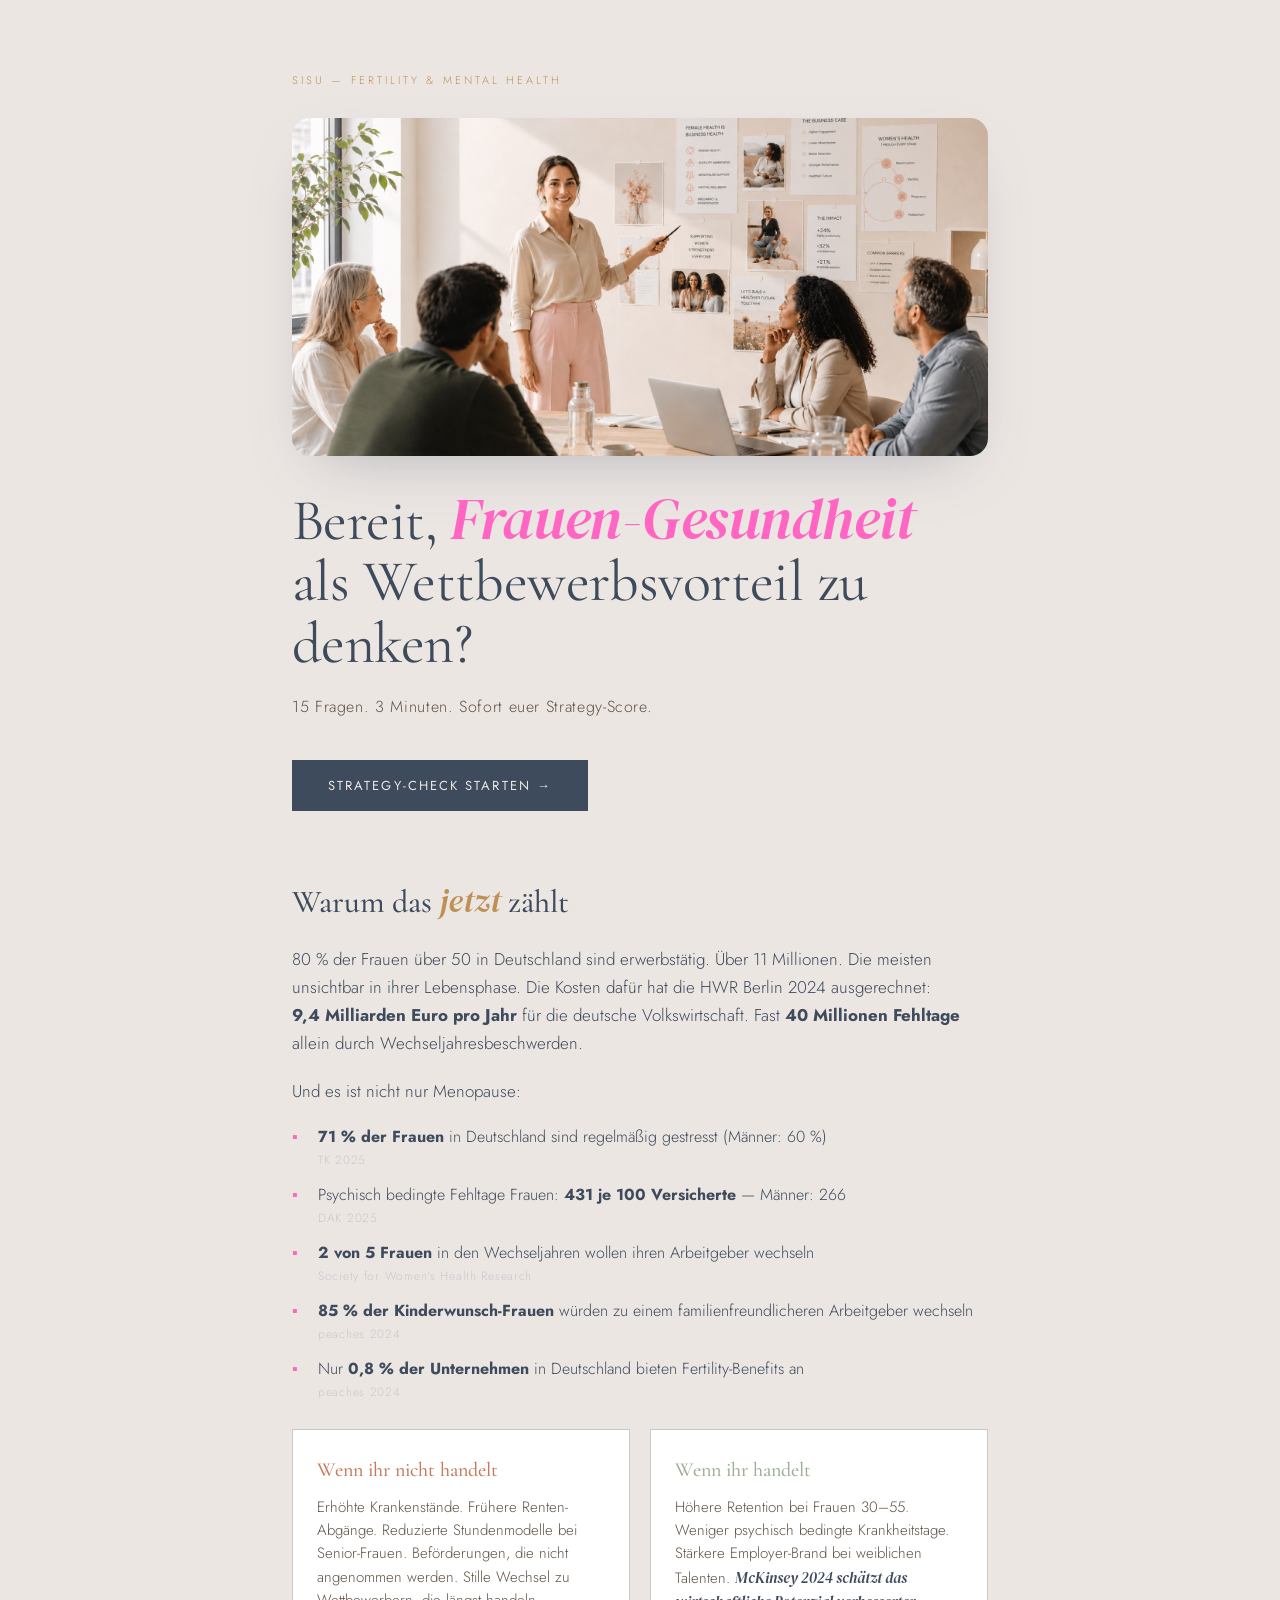
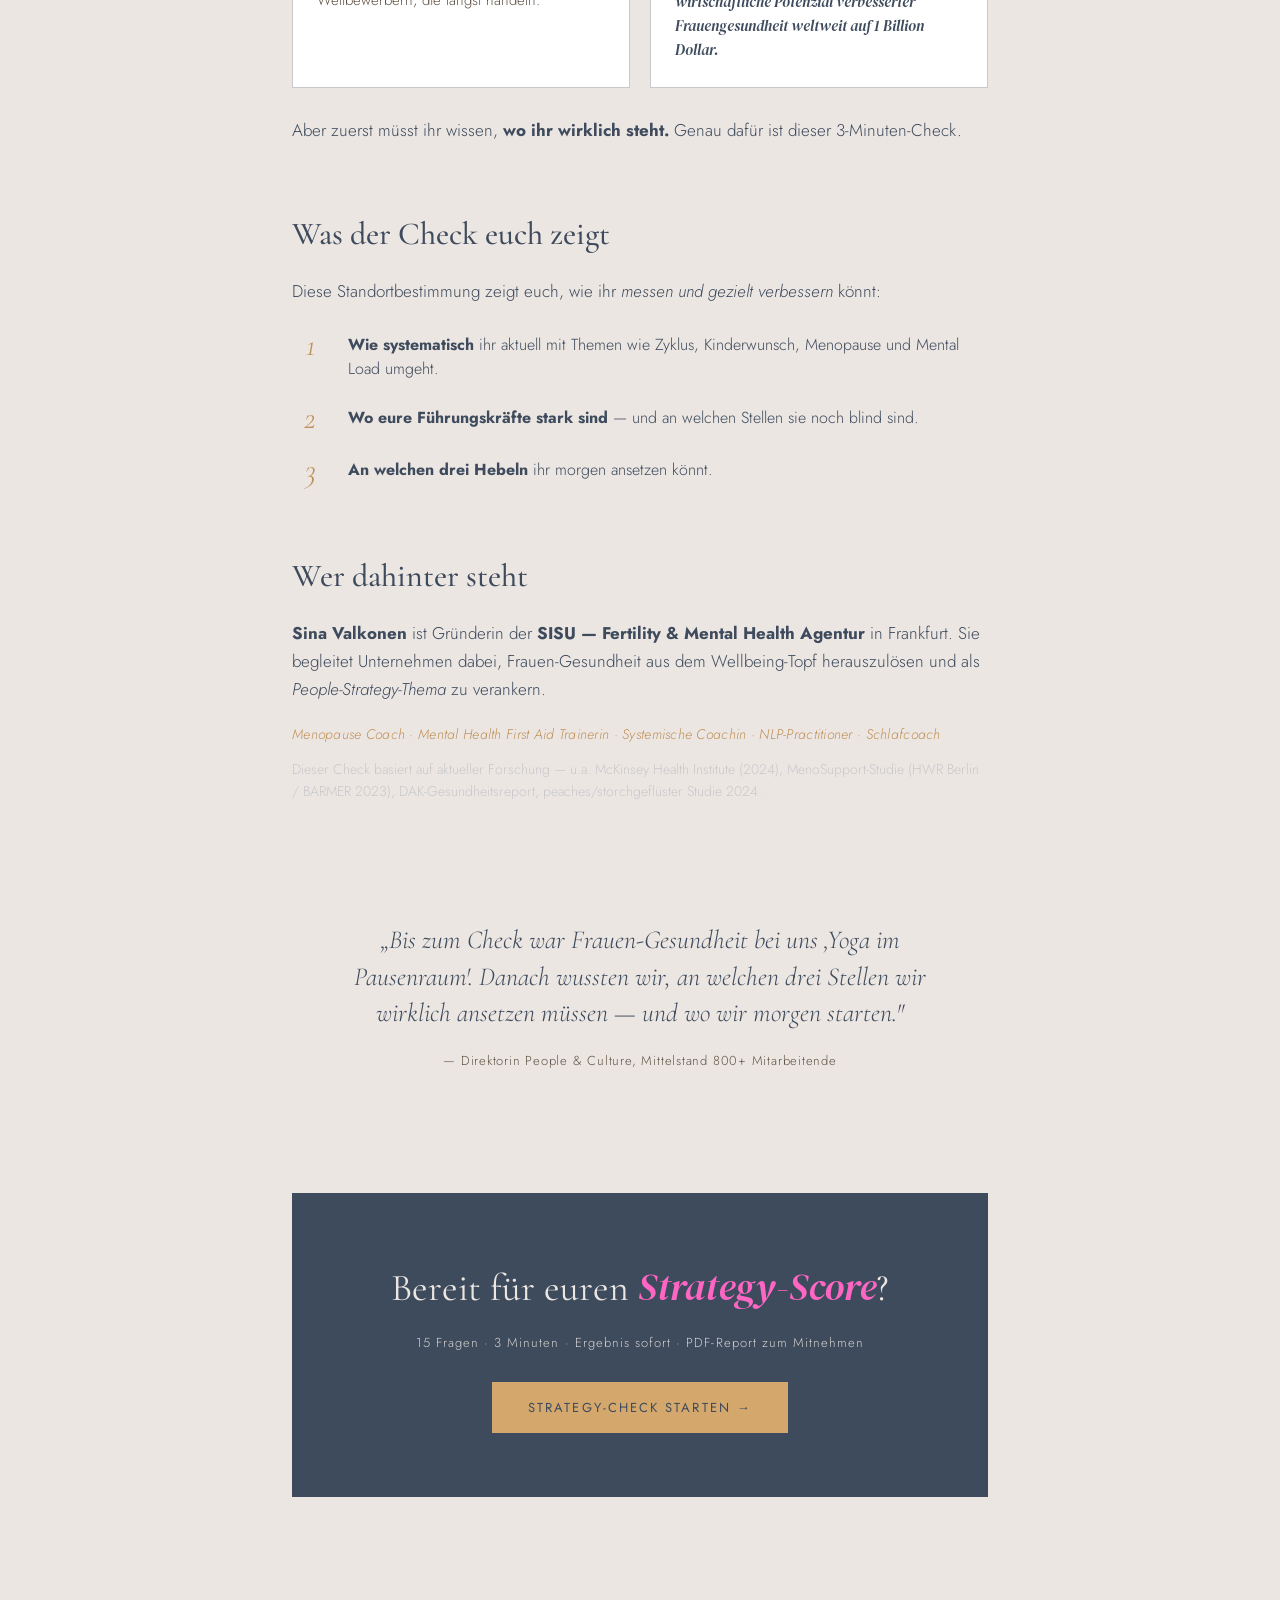
<file: strategy-check/index.html>
<!DOCTYPE html>
<html lang="de">
<head>
<meta charset="UTF-8">
<meta name="viewport" content="width=device-width, initial-scale=1, viewport-fit=cover">
<meta name="theme-color" content="#ECE6E3">
<title>Frauen-Gesundheit. Strategisch gedacht. — Der SISU Check</title>
<meta name="description" content="Wo steht euer Unternehmen beim Thema Frauen-Gesundheit? 15 Fragen, 3 Minuten, sofort euer Strategy-Score plus PDF-Report für die Geschäftsführung.">

<link rel="preconnect" href="https://fonts.googleapis.com">
<link rel="preconnect" href="https://fonts.gstatic.com" crossorigin>
<link href="https://fonts.googleapis.com/css2?family=Cormorant+Garamond:ital,wght@0,400;0,500;0,600;1,400;1,500&family=DM+Serif+Display:ital@0;1&family=Jost:wght@300;400;500;600&display=swap" rel="stylesheet">

<link rel="stylesheet" href="/shared/brand-tokens.css">
<link rel="stylesheet" href="/strategy-check/styles.css">
</head>
<body>

<main class="wrap">

  <!-- ============================================================ -->
  <!-- VIEW 1 — LANDING PAGE                                         -->
  <!-- ============================================================ -->
  <section class="view view-landing" data-view="landing">

    <div class="label">SISU — Fertility &amp; Mental Health</div>

    <img class="hero-img" src="/strategy-check/img/hero-meeting.jpg"
         alt="Sina Valkonen präsentiert vor einem Führungsteam zum Thema Frauen-Gesundheit als Business-Thema"
         loading="eager" width="1536" height="747">

    <h1 class="hero">
      Bereit, <em class="pink">Frauen-Gesundheit</em><br>
      als Wettbewerbsvorteil zu denken?
    </h1>
    <p class="hero-sub">15 Fragen. 3 Minuten. Sofort euer Strategy-Score.</p>

    <button class="btn btn-primary" data-action="to-capture">Strategy-Check starten →</button>

    <!-- Warum-Block -->
    <section class="section warum">
      <h2 class="section-title">Warum das <em>jetzt</em> zählt</h2>
      <p class="body-lg">
        80&nbsp;% der Frauen über 50 in Deutschland sind erwerbstätig. Über 11&nbsp;Millionen. Die meisten unsichtbar in ihrer Lebensphase. Die Kosten dafür hat die HWR Berlin 2024 ausgerechnet: <strong>9,4&nbsp;Milliarden&nbsp;Euro pro Jahr</strong> für die deutsche Volkswirtschaft. Fast <strong>40&nbsp;Millionen Fehltage</strong> allein durch Wechseljahresbeschwerden.
      </p>
      <p class="body-lg">Und es ist nicht nur Menopause:</p>
      <ul class="stat-list">
        <li><strong>71&nbsp;% der Frauen</strong> in Deutschland sind regelmäßig gestresst (Männer: 60&nbsp;%) <span class="src">TK 2025</span></li>
        <li>Psychisch bedingte Fehltage Frauen: <strong>431 je 100 Versicherte</strong> — Männer: 266 <span class="src">DAK 2025</span></li>
        <li><strong>2 von 5 Frauen</strong> in den Wechseljahren wollen ihren Arbeitgeber wechseln <span class="src">Society for Women's Health Research</span></li>
        <li><strong>85&nbsp;% der Kinderwunsch-Frauen</strong> würden zu einem familienfreundlicheren Arbeitgeber wechseln <span class="src">peaches 2024</span></li>
        <li>Nur <strong>0,8&nbsp;% der Unternehmen</strong> in Deutschland bieten Fertility-Benefits an <span class="src">peaches 2024</span></li>
      </ul>
      <div class="warum-cols">
        <div class="warum-col warum-col--risk">
          <h3>Wenn ihr nicht handelt</h3>
          <p>Erhöhte Krankenstände. Frühere Renten-Abgänge. Reduzierte Stundenmodelle bei Senior-Frauen. Beförderungen, die nicht angenommen werden. Stille Wechsel zu Wettbewerbern, die längst handeln.</p>
        </div>
        <div class="warum-col warum-col--gain">
          <h3>Wenn ihr handelt</h3>
          <p>Höhere Retention bei Frauen 30–55. Weniger psychisch bedingte Krankheitstage. Stärkere Employer-Brand bei weiblichen Talenten. <em>McKinsey 2024 schätzt das wirtschaftliche Potenzial verbesserter Frauengesundheit weltweit auf 1 Billion Dollar.</em></p>
        </div>
      </div>
      <p class="body-lg closer">Aber zuerst müsst ihr wissen, <strong>wo ihr wirklich steht.</strong> Genau dafür ist dieser 3-Minuten-Check.</p>
    </section>

    <!-- 3 Benefits -->
    <section class="section benefits">
      <h2 class="section-title">Was der Check euch zeigt</h2>
      <p class="body-lg">Diese Standortbestimmung zeigt euch, wie ihr <em>messen und gezielt verbessern</em> könnt:</p>
      <ul class="benefit-list">
        <li><span class="benefit-num">1</span><div><strong>Wie systematisch</strong> ihr aktuell mit Themen wie Zyklus, Kinderwunsch, Menopause und Mental Load umgeht.</div></li>
        <li><span class="benefit-num">2</span><div><strong>Wo eure Führungskräfte stark sind</strong> — und an welchen Stellen sie noch blind sind.</div></li>
        <li><span class="benefit-num">3</span><div><strong>An welchen drei Hebeln</strong> ihr morgen ansetzen könnt.</div></li>
      </ul>
    </section>

    <!-- Bio / Autorität -->
    <section class="section bio">
      <h2 class="section-title">Wer dahinter steht</h2>
      <p class="body-lg">
        <strong>Sina Valkonen</strong> ist Gründerin der <strong>SISU — Fertility &amp; Mental Health Agentur</strong> in Frankfurt. Sie begleitet Unternehmen dabei, Frauen-Gesundheit aus dem Wellbeing-Topf herauszulösen und als <em>People-Strategy-Thema</em> zu verankern.
      </p>
      <p class="body-sm cert">Menopause Coach · Mental Health First Aid Trainerin · Systemische Coachin · NLP-Practitioner · Schlafcoach</p>
      <p class="body-sm research">Dieser Check basiert auf aktueller Forschung — u.a. McKinsey Health Institute (2024), MenoSupport-Studie (HWR Berlin / BARMER 2023), DAK-Gesundheitsreport, peaches/storchgeflüster Studie 2024.</p>
    </section>

    <!-- Testimonial (Platzhalter) -->
    <section class="section testimonial">
      <blockquote>
        „Bis zum Check war Frauen-Gesundheit bei uns ‚Yoga im Pausenraum'. Danach wussten wir, an welchen drei Stellen wir wirklich ansetzen müssen — und wo wir morgen starten."
      </blockquote>
      <cite>— Direktorin People &amp; Culture, Mittelstand 800+ Mitarbeitende</cite>
      <!-- TODO: durch echtes Workshop-Quote ersetzen (Sina-Freigabe) -->
    </section>

    <!-- Grand CTA -->
    <section class="section grand-cta">
      <h2 class="grand-cta-title">Bereit für euren <em class="pink">Strategy-Score</em>?</h2>
      <p class="grand-cta-meta">15 Fragen · 3 Minuten · Ergebnis sofort · PDF-Report zum Mitnehmen</p>
      <button class="btn btn-primary" data-action="to-capture">Strategy-Check starten →</button>
    </section>

  </section>

  <!-- ============================================================ -->
  <!-- VIEW 2 — PRE-CAPTURE                                          -->
  <!-- ============================================================ -->
  <section class="view view-capture" data-view="capture" hidden>
    <div class="card capture-card">
      <div class="progress">Fast geschafft — noch kurz zwei Angaben</div>
      <h2 class="card-title">Wohin dürfen wir euer <em>Ergebnis</em> schicken?</h2>
      <p class="helper">Ihr bekommt euren Score sofort auf dem Bildschirm — plus einen PDF-Report, den ihr direkt mit eurer Geschäftsführung teilen könnt.</p>

      <form id="capture-form" novalidate>
        <label class="field">
          <span class="field-label">Dein Name</span>
          <input type="text" id="cap-name" name="name" autocomplete="name" required placeholder="Vor- und Nachname">
        </label>
        <label class="field">
          <span class="field-label">Geschäftliche E-Mail</span>
          <input type="email" id="cap-email" name="email" autocomplete="email" required placeholder="name@unternehmen.de">
          <span class="field-error" id="err-email" hidden>Bitte gib eine gültige geschäftliche E-Mail-Adresse ein.</span>
        </label>
        <label class="field">
          <span class="field-label">Unternehmensgröße</span>
          <select id="cap-size" name="size" required>
            <option value="" disabled selected>Bitte wählen …</option>
            <option value="<50">unter 50 Mitarbeitende</option>
            <option value="50-249">50–249 Mitarbeitende</option>
            <option value="250-999">250–999 Mitarbeitende</option>
            <option value="1000-4999">1.000–4.999 Mitarbeitende</option>
            <option value="5000+">5.000+ Mitarbeitende</option>
          </select>
        </label>

        <label class="check">
          <input type="checkbox" id="cap-consent" required>
          <span>Ich bin einverstanden, dass SISU mir das Ergebnis per E-Mail zustellt. Ich kann jederzeit widerrufen. <a href="https://www.sisu-coaching.de/datenschutz.html" target="_blank" rel="noopener">Datenschutz</a></span>
        </label>
        <label class="check">
          <input type="checkbox" id="cap-newsletter">
          <span>Ich möchte den SISU-Strategie-Newsletter abonnieren (1× pro Monat, jederzeit abbestellbar).</span>
        </label>

        <div class="capture-actions">
          <button type="button" class="link-btn" data-action="back-to-landing">← Zurück</button>
          <button type="submit" class="btn btn-primary">Check starten →</button>
        </div>
      </form>
    </div>
  </section>

  <!-- ============================================================ -->
  <!-- VIEW 3 — QUIZ                                                 -->
  <!-- ============================================================ -->
  <section class="view view-quiz" data-view="quiz" hidden>
    <div class="card quiz-card">
      <div class="quiz-top">
        <span class="progress" id="quiz-progress">Frage 1 von 15</span>
        <span class="quiz-dim" id="quiz-dim"></span>
      </div>
      <div class="quiz-bar"><div class="quiz-bar-fill" id="quiz-bar-fill"></div></div>

      <h2 class="question" id="question-text"></h2>

      <!-- Likert-Antworten (Q1–12) -->
      <div class="answers likert" id="answers-likert" hidden></div>

      <!-- Multi-Select (Q13, Q14) -->
      <div class="answers multi" id="answers-multi" hidden></div>

      <!-- Freitext (Q15) -->
      <div class="answers freetext" id="answers-freetext" hidden>
        <textarea id="freetext-input" rows="4" placeholder="Optional — schreib einfach drauflos."></textarea>
      </div>

      <div class="quiz-actions">
        <button class="link-btn" data-action="quiz-back" id="quiz-back" hidden>← Zurück</button>
        <button class="btn btn-primary" data-action="quiz-next" id="quiz-next" disabled>Weiter →</button>
      </div>
    </div>
  </section>

  <!-- ============================================================ -->
  <!-- VIEW 4 — RESULTS                                              -->
  <!-- ============================================================ -->
  <section class="view view-result" data-view="result" hidden>

    <div class="label">Euer Ergebnis</div>
    <h2 class="result-hero" id="result-hero">Euer Strategy-Score</h2>

    <!-- Spektrum -->
    <div class="spectrum">
      <div class="spectrum-score">
        <span class="spectrum-score-num" id="spectrum-score">0</span>
        <span class="spectrum-score-of">/ 60</span>
      </div>
      <div class="spectrum-bar-wrap">
        <div class="spectrum-bar"></div>
        <div class="spectrum-marker" id="spectrum-marker"></div>
      </div>
      <div class="spectrum-labels">
        <span>Frühphase</span>
        <span>Im Aufbau</span>
        <span>Vorreiter</span>
      </div>
    </div>

    <p class="bucket-pointe" id="bucket-pointe"></p>

    <!-- Sub-Scores -->
    <div class="card subscores">
      <h3 class="subscore-title">Eure vier Dimensionen</h3>
      <div id="subscore-list"></div>
    </div>

    <!-- Insights -->
    <div class="insights" id="insights"></div>

    <!-- Sina Intro -->
    <div class="card sina-intro" id="sina-intro"></div>

    <!-- Next Steps -->
    <div class="next-steps">
      <div class="next-primary">
        <h3>Bereit für den nächsten Schritt?</h3>
        <a class="btn btn-primary" href="https://calendly.com/sisu-coaching/30min" target="_blank" rel="noopener">Strategie-Gespräch buchen (30 Min, kostenfrei) →</a>
      </div>
      <div class="next-secondary">
        <h4>Oder erst weiter informieren?</h4>
        <div class="next-secondary-btns">
          <button class="btn btn-secondary" data-action="download-pdf" id="download-pdf">PDF-Report herunterladen</button>
          <a class="btn btn-secondary" href="https://www.sisu-coaching.de" target="_blank" rel="noopener">Vorträge &amp; Workshops</a>
        </div>
      </div>
    </div>

    <p class="footer-note">Mit <em>Substanz</em> gemacht von Sina · SISU Fertility &amp; Mental Health<br>
      <a href="https://www.sisu-coaching.de/datenschutz.html" target="_blank" rel="noopener">Datenschutz</a></p>

  </section>

</main>

<!-- ============================================================ -->
<!-- HIDDEN PDF TEMPLATE (gerendert von html2pdf)                  -->
<!-- ============================================================ -->
<div id="pdf-root" class="pdf-root" aria-hidden="true"></div>

<script src="/strategy-check/lib/html2pdf.bundle.min.js"></script>
<script src="/strategy-check/script.js"></script>
<script src="/strategy-check/pdf.js"></script>
</body>
</html>
</file>
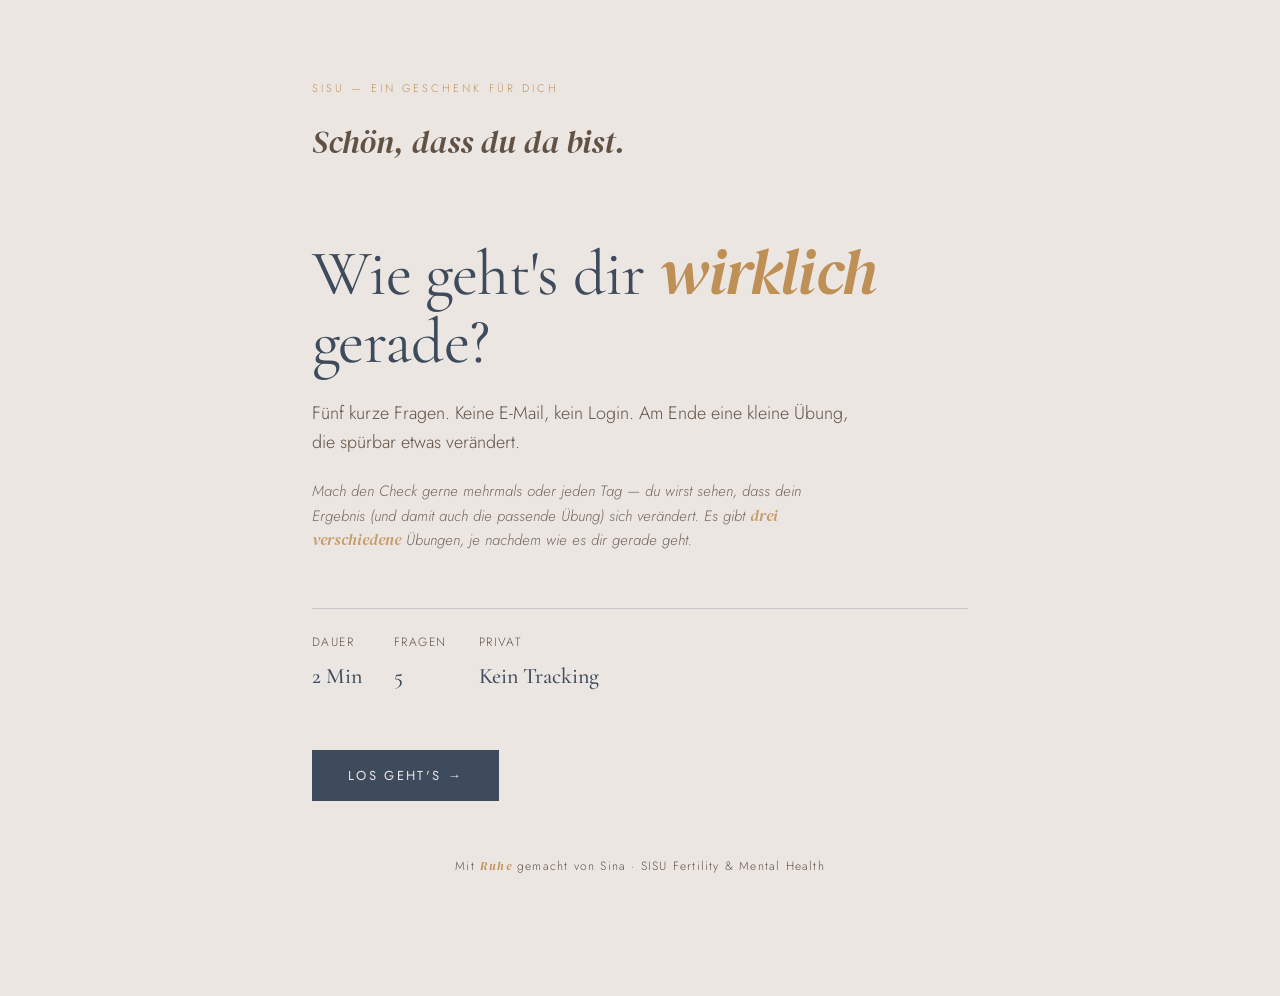
<file: stress-check/index.html>
<!DOCTYPE html>
<html lang="de">
<head>
<meta charset="UTF-8">
<meta name="viewport" content="width=device-width, initial-scale=1, viewport-fit=cover">
<meta name="theme-color" content="#ECE6E3">
<title>Stress-Check · SISU</title>
<meta name="description" content="Ein 2-Minuten-Stress-Check von Sina Valkonen. Fünf Fragen, eine Übung, kein Login.">

<!-- TODO v1.1: self-hosted fonts (DSGVO) — siehe spec §7 -->
<link rel="preconnect" href="https://fonts.googleapis.com">
<link rel="preconnect" href="https://fonts.gstatic.com" crossorigin>
<link href="https://fonts.googleapis.com/css2?family=Cormorant+Garamond:ital,wght@0,400;0,500;1,400&family=DM+Serif+Display:ital@1&family=Jost:wght@300;400;500&display=swap" rel="stylesheet">

<link rel="stylesheet" href="/shared/brand-tokens.css">
<link rel="stylesheet" href="/stress-check/styles.css">
</head>
<body>

<main class="wrap">

  <!-- ========== VIEW 1: INTRO ========== -->
  <section class="view view-intro" data-view="intro">
    <div class="label">SISU — ein Geschenk für dich</div>
    <h1 class="hero">
      <span id="greeting">Schön, dass du da bist.</span><br>
      Wie geht's dir <em>wirklich</em> gerade?
    </h1>
    <p class="lede">Fünf kurze Fragen. Keine E-Mail, kein Login. Am Ende eine kleine Übung, die spürbar etwas verändert.</p>
    <p class="lede-soft">Mach den Check gerne mehrmals oder jeden Tag — du wirst sehen, dass dein Ergebnis (und damit auch die passende Übung) sich verändert. Es gibt <em>drei verschiedene</em> Übungen, je nachdem wie es dir gerade geht.</p>
    <div class="meta">
      <span>Dauer<strong>2 Min</strong></span>
      <span>Fragen<strong>5</strong></span>
      <span>Privat<strong>Kein Tracking</strong></span>
    </div>
    <button class="btn btn-primary" data-action="start">Los geht's →</button>
    <p class="footer-note">Mit <em>Ruhe</em> gemacht von Sina · SISU Fertility &amp; Mental Health</p>
  </section>

  <!-- ========== VIEW 2: QUESTIONS (eine Card, Inhalt wird via JS getauscht) ========== -->
  <section class="view view-question" data-view="question" hidden>
    <div class="card">
      <div class="progress" id="progress">Frage 1 von 5</div>
      <h2 class="question" id="question-text"></h2>
      <p class="helper">Nimm dir einen Moment. Atme einmal aus. Dann antworte intuitiv.</p>

      <div class="slider-block">
        <div class="slider-labels">
          <span id="label-low"></span>
          <span id="label-high"></span>
        </div>
        <input type="range" min="0" max="10" value="5" id="slider" aria-label="Antwort-Skala 0 bis 10">
        <div class="slider-value" id="slider-value">5</div>
      </div>

      <div class="actions">
        <button class="link-btn" data-action="skip">Frage überspringen</button>
        <button class="btn btn-primary" data-action="next">Weiter →</button>
      </div>
    </div>
  </section>

  <!-- ========== VIEW 3: RESULT ========== -->
  <section class="view view-result" data-view="result" hidden>

    <div class="label">Deine Auswertung</div>
    <h2 class="result-hero">Heute stehst du <em>hier</em>.</h2>

    <!-- Spektrum -->
    <div class="spectrum">
      <div class="spectrum-score" id="spectrum-score-wrap">
        <span class="spectrum-score-num" id="spectrum-score">0</span>
        <span class="spectrum-score-of">/ 50</span>
      </div>
      <div class="spectrum-bar-wrap">
        <div class="spectrum-bar"></div>
        <div class="spectrum-marker" id="spectrum-marker"></div>
      </div>
      <div class="spectrum-labels">
        <span>entspannt</span>
        <span>unter Druck</span>
        <span>auf Reserve</span>
      </div>
    </div>

    <p class="narrative" id="narrative"></p>

    <!-- Adaptive Übung: drei Container, einer wird per JS sichtbar -->
    <div class="exercise" id="exercise-gratitude" hidden>
      <h3 class="exercise-title">Drei kleine <em>Dankbarkeiten</em></h3>
      <p class="exercise-sub">Schreib drei Dinge auf, für die du heute dankbar bist. Kleine zählen genauso.</p>
      <div class="gratitude-stage" id="gratitude-stage">
        <ol class="gratitude-list">
          <li><span class="g-num">1</span><input type="text" class="gratitude-input" placeholder="Heute bin ich dankbar für …"></li>
          <li><span class="g-num">2</span><input type="text" class="gratitude-input" placeholder="…"></li>
          <li><span class="g-num">3</span><input type="text" class="gratitude-input" placeholder="…"></li>
        </ol>
      </div>
      <button class="btn btn-secondary done-btn" data-action="gratitude-done" id="gratitude-done">✓ Erledigt</button>
      <p class="exercise-foot">Hier eintippen oder lieber für dich aufschreiben — wie es sich besser anfühlt. Nichts wird gespeichert.</p>
    </div>

    <div class="exercise" id="exercise-breath" hidden>
      <h3 class="exercise-title"><em>Atemkreis</em> 4 — 7 — 8</h3>
      <p class="exercise-sub">
        <strong>4</strong> Sekunden einatmen · <strong>7</strong> Sekunden halten · <strong>8</strong> Sekunden ausatmen.<br>
        Mindestens drei Zyklen — gern länger, wenn es dir gut tut. Atme dem Kreis nach.
      </p>
      <div class="breath-stage">
        <div class="breath-phase" id="breath-phase">Bereit?</div>
        <div class="breath-circle-wrap">
          <div class="breath-circle" id="breath-circle"></div>
        </div>
      </div>
      <button class="btn btn-secondary" data-action="breath-toggle" id="breath-toggle">Start</button>
    </div>

    <div class="exercise" id="exercise-bodyscan" hidden>
      <h3 class="exercise-title">Eine <em>Mini-Meditation</em>, für dich</h3>

      <!-- Audio (Sina-Stimme) -->
      <audio id="bodyscan-audio" src="/stress-check/audio/atem-meditation.m4a" preload="metadata"></audio>
      <div id="bodyscan-audio-ui" hidden>
        <p class="exercise-sub">Gut zwei Minuten. Setz dich bequem hin, schließ die Augen wenn du magst, dann drück Play.</p>
        <div class="audio-player">
          <button class="audio-play-btn" id="audio-play" aria-label="Abspielen">▶</button>
          <div class="audio-progress-wrap">
            <div class="audio-progress" id="audio-progress"></div>
          </div>
          <span class="audio-time" id="audio-time">0:00</span>
        </div>
        <div class="audio-end-message" id="audio-end-message" hidden>
          <p class="audio-end-line">Du hast dir gerade etwas <em>Gutes</em> getan.</p>
          <p class="audio-end-sub">Spür einen Moment nach. Dann geh sanft weiter.</p>
        </div>
      </div>

      <!-- Fallback: Text-Body-Scan (falls Audio nicht lädt) -->
      <div id="bodyscan-text-ui">
        <p class="exercise-sub">Falls die Audio bei dir nicht startet: lies mit, atme dazu tief.</p>
        <div class="bodyscan-stage">
          <p class="bodyscan-text" id="bodyscan-text">Bereit?</p>
        </div>
        <button class="btn btn-secondary" data-action="bodyscan-toggle" id="bodyscan-toggle">Start</button>
      </div>
    </div>

    <!-- CTA: ein Container, drei Varianten — JS zeigt die passende -->
    <div class="cta cta-green" hidden>
      <h3 class="cta-title">Wenn du diese Ausgeglichenheit <em>öfter</em> spüren willst</h3>
      <p class="cta-text">Für mehr Ruhe und Klarheit auch im Arbeitsalltag — bei SISU mache ich daraus Workshops, Vorträge und 1:1-Begleitung. Fundiert, ohne Floskeln.</p>
      <a class="btn btn-primary" href="https://www.sisu-coaching.de" target="_blank" rel="noopener">Erfahre mehr für dein Unternehmen →</a>
    </div>

    <div class="cta cta-yellow" hidden>
      <h3 class="cta-title">Wenn du <em>mehr</em> Entspannung brauchst</h3>
      <p class="cta-text">Was du hier gespürt hast, kannst du auch im Arbeitsalltag etablieren. Bei SISU mache ich daraus Workshops, Vorträge und 1:1-Begleitung. Fundiert, ohne Floskeln.</p>
      <a class="btn btn-primary" href="https://www.sisu-coaching.de" target="_blank" rel="noopener">Erfahre mehr für dein Unternehmen →</a>
    </div>

    <div class="cta cta-red" hidden>
      <h3 class="cta-title">Wenn du wieder in <em>Ruhe</em> kommen willst</h3>
      <p class="cta-text">Was du hier spürst, kennen viele Entscheiderinnen — und oft erst dann, wenn es schon spät ist. Bei SISU mache ich daraus Workshops, Vorträge und 1:1-Begleitung. Fundiert, ohne Floskeln.</p>
      <a class="btn btn-primary" href="https://www.sisu-coaching.de" target="_blank" rel="noopener">Erfahre mehr für dein Unternehmen →</a>
    </div>

    <div class="share">
      <button class="link-btn" data-action="share" id="share-btn">Diesen Check teilen</button>
      <span class="share-confirm" id="share-confirm" aria-live="polite"></span>
    </div>

    <p class="footer-note">Mit <em>Ruhe</em> gemacht von Sina · SISU Fertility &amp; Mental Health</p>

  </section>

</main>

<script src="/stress-check/lib/confetti.min.js"></script>
<script src="/stress-check/script.js"></script>
</body>
</html>
</file>
<file: shared/brand-tokens.css>
/* SISU Brand Tokens
   Quelle: vault/00_Foundation/brand-assets/farben.md
   Spektrum-Farben (Salbei, Terrakotta) sind freebie-spezifische Erweiterungen.
*/

:root {
  /* Primärfarben */
  --beige: #ECE6E3;
  --hellgrau: #F4F1F0;
  --blau: #3E4B5C;
  --weiss: #FFFFFF;

  /* Akzent */
  --gold: #D4A86D;
  --gold-dunkel: #BF9056;
  --pink: #FF66C4; /* Pink-Highlight — sparsam: einzelne Catcher-Wörter, Akzent-Icons */

  /* Sekundär */
  --braun: #615244;
  --silber: #C7C8CB;

  /* Spektrum (Freebie-Erweiterung) */
  --salbei: #9CAE94;
  --terrakotta: #C57B5A;

  /* Typografie */
  --font-display: 'Cormorant Garamond', Georgia, serif;
  --font-italic: 'DM Serif Display', Georgia, serif;
  --font-body: 'Jost', -apple-system, BlinkMacSystemFont, 'Segoe UI', sans-serif;

  /* Layout */
  --max-content: 720px;
}

* { box-sizing: border-box; margin: 0; padding: 0; }

html, body {
  background: var(--beige);
  color: var(--blau);
  font-family: var(--font-body);
  font-weight: 300;
  line-height: 1.6;
  -webkit-font-smoothing: antialiased;
  -moz-osx-font-smoothing: grayscale;
}

body { min-height: 100vh; }
</file>
<file: strategy-check/styles.css>
/* SISU Strategy-Check — Editorial Calm
   Spec: vault/05_Projekte/strategy-check-frauengesundheit/2026-06-17-design-spec.md
*/

/* ============ Layout ============ */

.wrap {
  max-width: 760px;
  margin: 0 auto;
  padding: 72px 32px 120px;
}
@media (max-width: 600px) {
  .wrap { padding: 40px 22px 80px; }
}

.view { animation: fadeIn 0.35s ease both; }
/* hidden muss IMMER gewinnen — sonst überstimmt display:flex der Answer-Container
   das Verstecken (Bug: Likert-Optionen erschienen bei Multi/Freetext-Fragen). */
[hidden] { display: none !important; }

@keyframes fadeIn {
  from { opacity: 0; transform: translateY(8px); }
  to   { opacity: 1; transform: translateY(0); }
}

/* ============ Typography ============ */

.label {
  font-size: 11px;
  letter-spacing: 0.28em;
  text-transform: uppercase;
  color: var(--gold-dunkel);
  margin-bottom: 28px;
}

h1.hero {
  font-family: var(--font-display);
  font-weight: 400;
  font-size: 58px;
  line-height: 1.06;
  letter-spacing: -0.01em;
  margin-bottom: 20px;
}
@media (max-width: 600px) { h1.hero { font-size: 40px; } }

.hero em, .result-hero em, .section-title em, .card-title em,
.grand-cta-title em, .bucket-pointe em, .insight h4 em, .sina-hello em {
  font-family: var(--font-italic);
  font-style: italic;
  color: var(--gold-dunkel);
}

/* Pink-Catcher — sparsam für einzelne Highlight-Wörter */
.pink, em.pink { color: var(--pink) !important; font-style: italic; }
.grand-cta-title em.pink { color: var(--pink) !important; }

.hero-img {
  display: block;
  width: 100%;
  height: auto;
  border-radius: 18px;
  margin: 0 0 32px;
  box-shadow: 0 24px 60px -28px rgba(62, 75, 92, 0.35);
}
@media (max-width: 600px) {
  .hero-img { border-radius: 14px; margin-bottom: 24px; }
}

.hero-sub {
  font-family: var(--font-body);
  font-size: 16px;
  letter-spacing: 0.04em;
  color: var(--braun);
  margin-bottom: 40px;
}

.body-lg { font-size: 17px; color: var(--blau); margin-bottom: 20px; line-height: 1.65; }
.body-sm { font-size: 14px; color: var(--braun); margin-bottom: 12px; line-height: 1.6; }

.section { margin-top: 72px; }
.section-title {
  font-family: var(--font-display);
  font-weight: 500;
  font-size: 32px;
  margin-bottom: 24px;
  line-height: 1.15;
}
@media (max-width: 600px) { .section-title { font-size: 26px; } }

.footer-note {
  text-align: center;
  margin-top: 64px;
  font-size: 12px;
  color: var(--braun);
  letter-spacing: 0.08em;
  line-height: 1.8;
}
.footer-note em { font-family: var(--font-italic); font-style: italic; color: var(--gold-dunkel); }
.footer-note a, .sina-intro a { color: var(--gold-dunkel); }

/* ============ Buttons ============ */

.btn {
  display: inline-block;
  padding: 16px 36px;
  font-family: var(--font-body);
  font-size: 13px;
  letter-spacing: 0.16em;
  text-transform: uppercase;
  font-weight: 400;
  border: none;
  cursor: pointer;
  transition: background 0.2s, transform 0.1s, color 0.2s;
  text-decoration: none;
  text-align: center;
}
.btn:active { transform: translateY(1px); }
.btn-primary { background: var(--blau); color: var(--beige); }
.btn-primary:hover { background: var(--gold-dunkel); }
.btn-primary:disabled { background: var(--silber); cursor: not-allowed; }
.btn-secondary { background: transparent; color: var(--blau); border: 1px solid var(--blau); }
.btn-secondary:hover { background: var(--blau); color: var(--beige); }

.link-btn {
  background: none; border: none; color: var(--braun);
  font-family: var(--font-body); font-size: 13px;
  text-decoration: underline; text-underline-offset: 4px; cursor: pointer; padding: 8px 4px;
}
.link-btn:hover { color: var(--blau); }

/* ============ Landing: Warum-Block ============ */

.stat-list { list-style: none; margin: 20px 0 28px; padding: 0; }
.stat-list li {
  position: relative; padding-left: 26px; margin-bottom: 14px;
  font-size: 16px; line-height: 1.5; color: var(--blau);
}
.stat-list li::before {
  content: '▪'; position: absolute; left: 0; color: var(--pink);
}
.stat-list .src { display: block; font-size: 12px; color: var(--silber); letter-spacing: 0.06em; margin-top: 2px; }

.warum-cols { display: flex; gap: 20px; margin: 28px 0; }
@media (max-width: 600px) { .warum-cols { flex-direction: column; } }
.warum-col { flex: 1; padding: 24px; border: 1px solid var(--silber); background: var(--weiss); }
.warum-col h3 {
  font-family: var(--font-display); font-weight: 500; font-size: 20px; margin-bottom: 10px;
}
.warum-col--risk h3 { color: var(--terrakotta); }
.warum-col--gain h3 { color: var(--salbei); }
.warum-col p { font-size: 15px; line-height: 1.55; color: var(--braun); }
.warum-col em { font-family: var(--font-italic); font-style: italic; color: var(--blau); }
.closer { margin-top: 24px; }

/* ============ Landing: Benefits ============ */

.benefit-list { list-style: none; padding: 0; margin: 24px 0 0; }
.benefit-list li { display: flex; gap: 20px; align-items: flex-start; margin-bottom: 20px; }
.benefit-num {
  flex-shrink: 0; font-family: var(--font-display); font-style: italic;
  font-size: 32px; color: var(--gold-dunkel); width: 36px; text-align: center; line-height: 1;
}
.benefit-list div { font-size: 16px; line-height: 1.55; padding-top: 4px; }

/* ============ Landing: Bio + Testimonial ============ */

.cert { font-style: italic; color: var(--gold-dunkel); letter-spacing: 0.02em; }
.research { color: var(--silber); }

.testimonial { text-align: center; padding: 48px 0; }
.testimonial blockquote {
  font-family: var(--font-display); font-size: 26px; line-height: 1.4;
  color: var(--blau); max-width: 600px; margin: 0 auto 16px; font-style: italic;
}
@media (max-width: 600px) { .testimonial blockquote { font-size: 21px; } }
.testimonial cite { font-style: normal; font-size: 13px; color: var(--braun); letter-spacing: 0.06em; }

/* ============ Landing: Grand CTA ============ */

.grand-cta {
  background: var(--blau); color: var(--beige);
  padding: 64px 48px; text-align: center; margin-top: 72px;
}
@media (max-width: 600px) { .grand-cta { padding: 48px 24px; } }
.grand-cta-title { font-family: var(--font-display); font-weight: 400; font-size: 38px; margin-bottom: 14px; }
.grand-cta-title em { color: var(--gold); }
.grand-cta-meta { font-size: 13px; letter-spacing: 0.08em; opacity: 0.85; margin-bottom: 28px; }
.grand-cta .btn-primary { background: var(--gold); color: var(--blau); }
.grand-cta .btn-primary:hover { background: var(--beige); }

/* ============ Cards (Capture + Quiz) ============ */

.card {
  background: var(--weiss); border: 1px solid var(--silber);
  padding: 48px; margin-bottom: 24px;
}
@media (max-width: 600px) { .card { padding: 32px 22px; } }

.card-title {
  font-family: var(--font-display); font-weight: 400; font-size: 30px;
  line-height: 1.2; margin-bottom: 12px;
}
@media (max-width: 600px) { .card-title { font-size: 25px; } }

.progress {
  font-size: 11px; letter-spacing: 0.22em; text-transform: uppercase; color: var(--gold-dunkel);
}
.helper { color: var(--braun); font-size: 15px; margin: 8px 0 32px; line-height: 1.55; }

/* ============ Capture Form ============ */

.field { display: block; margin-bottom: 22px; }
.field-label {
  display: block; font-size: 12px; letter-spacing: 0.14em; text-transform: uppercase;
  color: var(--braun); margin-bottom: 8px;
}
.field input, .field select {
  width: 100%; border: 1px solid var(--silber); background: var(--hellgrau);
  padding: 14px 16px; font-family: var(--font-body); font-size: 16px; color: var(--blau); outline: none;
  border-radius: 0; -webkit-appearance: none; appearance: none;
}
.field input:focus, .field select:focus { border-color: var(--gold-dunkel); }
.field-error { display: block; color: var(--terrakotta); font-size: 13px; margin-top: 6px; }

.check {
  display: flex; gap: 12px; align-items: flex-start; margin-bottom: 16px;
  font-size: 14px; line-height: 1.5; color: var(--braun); cursor: pointer;
}
.check input { margin-top: 3px; flex-shrink: 0; width: 18px; height: 18px; accent-color: var(--gold-dunkel); }
.check a { color: var(--gold-dunkel); }

.capture-actions { display: flex; justify-content: space-between; align-items: center; margin-top: 28px; gap: 16px; }

/* ============ Quiz ============ */

.quiz-top { display: flex; justify-content: space-between; align-items: baseline; margin-bottom: 16px; gap: 16px; }
.quiz-dim { font-size: 11px; letter-spacing: 0.14em; text-transform: uppercase; color: var(--braun); text-align: right; }
.quiz-bar { height: 2px; background: var(--silber); margin-bottom: 36px; }
.quiz-bar-fill { height: 100%; background: var(--gold-dunkel); width: 6.6%; transition: width 0.4s ease; }

.question {
  font-family: var(--font-display); font-weight: 400; font-size: 30px;
  line-height: 1.28; margin-bottom: 32px;
}
@media (max-width: 600px) { .question { font-size: 24px; } }
.question em { font-family: var(--font-italic); font-style: italic; }
.q-hint { font-family: var(--font-body); font-size: 14px; color: var(--silber); font-style: normal; }

/* Likert */
.likert { display: flex; flex-direction: column; gap: 10px; }
.likert-opt {
  display: flex; align-items: center; gap: 14px;
  width: 100%; text-align: left; background: var(--hellgrau);
  border: 1px solid transparent; padding: 16px 20px; cursor: pointer;
  font-family: var(--font-body); font-size: 16px; color: var(--blau); transition: all 0.15s;
}
.likert-opt:hover { border-color: var(--gold); }
.likert-dot {
  width: 18px; height: 18px; border-radius: 50%; border: 2px solid var(--silber);
  flex-shrink: 0; transition: all 0.15s;
}
.likert-opt.selected { background: var(--weiss); border-color: var(--gold-dunkel); }
.likert-opt.selected .likert-dot { border-color: var(--gold-dunkel); background: var(--gold); box-shadow: inset 0 0 0 3px var(--weiss); }

/* Multi-select */
.multi { display: flex; flex-direction: column; gap: 10px; }
.multi-opt {
  display: flex; align-items: center; gap: 14px;
  width: 100%; text-align: left; background: var(--hellgrau);
  border: 1px solid transparent; padding: 16px 20px; cursor: pointer;
  font-family: var(--font-body); font-size: 16px; color: var(--blau); transition: all 0.15s;
}
.multi-opt:hover { border-color: var(--gold); }
.multi-box {
  width: 20px; height: 20px; border: 2px solid var(--silber); flex-shrink: 0; transition: all 0.15s;
  position: relative;
}
.multi-opt.selected { background: var(--weiss); border-color: var(--gold-dunkel); }
.multi-opt.selected .multi-box { border-color: var(--gold-dunkel); background: var(--gold); }
.multi-opt.selected .multi-box::after {
  content: '✓'; position: absolute; inset: 0; display: flex; align-items: center; justify-content: center;
  color: var(--weiss); font-size: 13px; font-weight: 600;
}

/* Freetext */
.freetext textarea {
  width: 100%; border: 1px solid var(--silber); background: var(--hellgrau);
  padding: 16px; font-family: var(--font-body); font-size: 16px; color: var(--blau); resize: vertical; outline: none;
}
.freetext textarea:focus { border-color: var(--gold-dunkel); }

.quiz-actions { display: flex; justify-content: space-between; align-items: center; margin-top: 36px; gap: 16px; }

/* ============ Results ============ */

.result-hero {
  font-family: var(--font-display); font-weight: 400; font-size: 52px;
  line-height: 1.08; margin-bottom: 24px;
}
@media (max-width: 600px) { .result-hero { font-size: 38px; } }

.spectrum { margin: 48px 0 32px; }
.spectrum-score { text-align: center; margin-bottom: 24px; display: flex; justify-content: center; align-items: baseline; gap: 6px; }
.spectrum-score-num { font-family: var(--font-display); font-weight: 500; font-size: 64px; color: var(--gold-dunkel); line-height: 1; }
.spectrum-score-of { font-size: 18px; color: var(--silber); }
.spectrum-bar-wrap { position: relative; height: 16px; margin: 24px 0 12px; }
.spectrum-bar {
  position: absolute; inset: 0; border-radius: 100px;
  background: linear-gradient(90deg, var(--terrakotta) 0%, var(--gold) 50%, var(--salbei) 100%);
}
.spectrum-marker {
  position: absolute; top: 50%; width: 24px; height: 24px; border-radius: 50%;
  background: var(--weiss); border: 3px solid var(--gold-dunkel);
  box-shadow: 0 4px 12px -2px rgba(62,75,92,0.3); transform: translate(-50%, -50%);
  transition: left 0.8s cubic-bezier(0.4,0,0.2,1); left: 50%;
}
.spectrum-labels {
  display: flex; justify-content: space-between; font-size: 11px;
  letter-spacing: 0.12em; text-transform: uppercase; color: var(--braun); margin-top: 14px;
}

.bucket-pointe {
  font-family: var(--font-display); font-size: 26px; line-height: 1.4; text-align: center;
  color: var(--blau); max-width: 600px; margin: 24px auto 56px;
}
@media (max-width: 600px) { .bucket-pointe { font-size: 21px; text-align: left; } }
.bucket-name {
  display: block; font-family: var(--font-body); font-size: 12px; letter-spacing: 0.18em;
  text-transform: uppercase; color: var(--gold-dunkel); margin-bottom: 12px;
}

/* Sub-Scores */
.subscores { margin-bottom: 32px; }
.subscore-title { font-family: var(--font-display); font-weight: 500; font-size: 22px; margin-bottom: 24px; }
.subscore-row { margin-bottom: 20px; }
.subscore-row.is-hebel .subscore-fill { background: var(--gold-dunkel); }
.subscore-head { display: flex; justify-content: space-between; align-items: baseline; margin-bottom: 8px; gap: 12px; }
.subscore-name { font-size: 15px; color: var(--blau); }
.hebel-tag { color: var(--gold-dunkel); font-size: 12px; letter-spacing: 0.08em; text-transform: uppercase; }
.subscore-val { font-size: 13px; color: var(--braun); letter-spacing: 0.04em; white-space: nowrap; }
.subscore-track { height: 8px; background: var(--hellgrau); border-radius: 100px; overflow: hidden; }
.subscore-fill { height: 100%; background: var(--salbei); border-radius: 100px; transition: width 0.8s ease; }

/* Insights */
.insights { margin: 48px 0; }
.insights-title { font-family: var(--font-display); font-weight: 500; font-size: 26px; margin-bottom: 28px; }
.insight { display: flex; gap: 20px; margin-bottom: 28px; align-items: flex-start; }
.insight-num {
  flex-shrink: 0; font-family: var(--font-display); font-style: italic;
  font-size: 30px; color: var(--gold-dunkel); width: 34px; text-align: center; line-height: 1;
}
.insight h4 { font-family: var(--font-display); font-weight: 500; font-size: 21px; margin-bottom: 6px; line-height: 1.25; }
.insight p { font-size: 15px; line-height: 1.6; color: var(--braun); }

/* Sina Intro */
.sina-intro { background: var(--hellgrau); border: none; }
.sina-hello { font-family: var(--font-display); font-style: italic; font-size: 22px; color: var(--gold-dunkel); margin-bottom: 16px; }
.sina-intro p { font-size: 16px; line-height: 1.6; color: var(--blau); margin-bottom: 14px; }
.sina-intro p:last-child { margin-bottom: 0; }

/* Next Steps */
.next-steps { margin: 40px 0 24px; }
.next-primary {
  background: var(--blau); color: var(--beige); padding: 40px; text-align: center; margin-bottom: 20px;
}
@media (max-width: 600px) { .next-primary { padding: 32px 22px; } }
.next-primary h3 { font-family: var(--font-display); font-weight: 400; font-size: 28px; margin-bottom: 20px; }
.next-primary .btn-primary { background: var(--gold); color: var(--blau); }
.next-primary .btn-primary:hover { background: var(--beige); }
.next-secondary { text-align: center; }
.next-secondary h4 { font-family: var(--font-display); font-weight: 400; font-size: 18px; color: var(--braun); margin-bottom: 16px; }
.next-secondary-btns { display: flex; gap: 12px; justify-content: center; flex-wrap: wrap; }

/* ============ PDF Template (off-screen) ============ */

.pdf-root {
  position: absolute; left: -9999px; top: 0; width: 210mm;
  font-family: var(--font-body); color: var(--blau); background: var(--beige);
}
.pdf-page {
  width: 210mm; min-height: 297mm; padding: 22mm 20mm; box-sizing: border-box;
  background: var(--beige); page-break-after: always; position: relative;
}
.pdf-brand { font-size: 10px; letter-spacing: 0.24em; text-transform: uppercase; color: var(--gold-dunkel); margin-bottom: 40px; }
.pdf-h1 { font-family: var(--font-display); font-weight: 500; font-size: 44px; line-height: 1.1; margin: 0 0 12px; }
.pdf-lead { font-size: 16px; color: var(--braun); margin: 0 0 36px; letter-spacing: 0.04em; }
.pdf-meta { display: flex; gap: 32px; font-size: 13px; color: var(--braun); border-top: 1px solid var(--silber); padding-top: 16px; margin-bottom: 48px; }
.pdf-score-block { text-align: center; margin-bottom: 40px; }
.pdf-score-num { font-family: var(--font-display); font-weight: 500; font-size: 80px; color: var(--gold-dunkel); line-height: 1; }
.pdf-score-num span { font-size: 22px; color: var(--silber); margin-left: 6px; }
.pdf-spectrum { position: relative; height: 14px; margin: 28px 0 10px; }
.pdf-spectrum-bar { position: absolute; inset: 0; border-radius: 100px; background: linear-gradient(90deg, var(--terrakotta), var(--gold) 50%, var(--salbei)); }
.pdf-spectrum-marker { position: absolute; top: 50%; width: 22px; height: 22px; border-radius: 50%; background: var(--weiss); border: 3px solid var(--gold-dunkel); transform: translate(-50%,-50%); }
.pdf-spectrum-labels { display: flex; justify-content: space-between; font-size: 10px; letter-spacing: 0.1em; text-transform: uppercase; color: var(--braun); }
.pdf-bucket { background: var(--weiss); border: 1px solid var(--silber); padding: 28px; text-align: center; }
.pdf-bucket strong { font-family: var(--font-display); font-size: 24px; display: block; margin-bottom: 8px; }
.pdf-bucket p { font-size: 15px; color: var(--braun); margin: 0; }

.pdf-h2 { font-family: var(--font-display); font-weight: 500; font-size: 28px; margin: 0 0 24px; }
.pdf-sub { margin-bottom: 18px; }
.pdf-sub-head { display: flex; justify-content: space-between; font-size: 13px; color: var(--blau); margin-bottom: 6px; }
.pdf-track { height: 8px; background: var(--hellgrau); border-radius: 100px; overflow: hidden; }
.pdf-fill { height: 100%; background: var(--salbei); }
.pdf-insight { margin-bottom: 18px; }
.pdf-insight strong { font-family: var(--font-display); font-size: 17px; display: block; margin-bottom: 4px; }
.pdf-insight p { font-size: 13px; color: var(--braun); margin: 0; line-height: 1.5; }
.pdf-intro { font-size: 14px; color: var(--braun); margin-bottom: 24px; line-height: 1.5; }
.pdf-arg { background: var(--weiss); border-left: 3px solid var(--gold); padding: 16px 20px; margin-bottom: 16px; }
.pdf-arg strong { font-family: var(--font-display); font-size: 17px; display: block; margin-bottom: 6px; }
.pdf-arg p { font-size: 13px; color: var(--braun); margin: 0; line-height: 1.5; }
.pdf-steps { background: var(--blau); color: var(--beige); padding: 24px; margin-top: 24px; }
.pdf-steps strong { font-family: var(--font-display); font-size: 19px; display: block; margin-bottom: 8px; color: var(--gold); }
.pdf-steps p { font-size: 14px; margin: 0; line-height: 1.5; opacity: 0.92; }
.pdf-next { margin: 24px 0; }
.pdf-next p { font-size: 14px; margin-bottom: 12px; color: var(--blau); }
.pdf-foot { font-size: 11px; color: var(--silber); border-top: 1px solid var(--silber); padding-top: 16px; margin-top: 40px; letter-spacing: 0.06em; }
</file>
<file: stress-check/styles.css>
/* SISU Stress-Check — Editorial Calm
   Spec: vault/05_Projekte/linkedin-freebie-stresscheck/2026-05-27-design-spec.md
*/

/* ============ Layout ============ */

.wrap {
  max-width: var(--max-content);
  margin: 0 auto;
  padding: 80px 32px 120px;
}

@media (max-width: 600px) {
  .wrap { padding: 48px 24px 80px; }
}

.view {
  animation: fadeIn 0.35s ease both;
}

.view[hidden] { display: none; }

@keyframes fadeIn {
  from { opacity: 0; transform: translateY(8px); }
  to   { opacity: 1; transform: translateY(0); }
}

/* ============ Common Typography ============ */

.label {
  font-size: 11px;
  letter-spacing: 0.28em;
  text-transform: uppercase;
  color: var(--gold-dunkel);
  margin-bottom: 28px;
}

h1.hero, h2.result-hero {
  font-family: var(--font-display);
  font-weight: 400;
  font-size: 64px;
  line-height: 1.05;
  letter-spacing: -0.01em;
  margin-bottom: 24px;
}

@media (max-width: 600px) {
  h1.hero, h2.result-hero { font-size: 44px; }
}

h1.hero em, h2.result-hero em, .reframe-question em, .cta-title em {
  font-family: var(--font-italic);
  font-style: italic;
  color: var(--gold-dunkel);
}

#greeting {
  display: block;
  font-family: var(--font-italic);
  font-style: italic;
  font-size: 0.5em;
  color: var(--braun);
  margin-bottom: 12px;
  letter-spacing: 0;
}

.lede {
  font-size: 18px;
  color: var(--braun);
  max-width: 540px;
  margin-bottom: 24px;
}

.lede-soft {
  font-size: 15px;
  color: var(--braun);
  max-width: 540px;
  margin-bottom: 56px;
  font-style: italic;
  line-height: 1.55;
  opacity: 0.85;
}

.lede-soft em {
  font-family: var(--font-italic);
  font-style: italic;
  color: var(--gold-dunkel);
  font-size: 1.05em;
}

.meta {
  display: flex;
  gap: 32px;
  font-size: 12px;
  letter-spacing: 0.12em;
  text-transform: uppercase;
  color: var(--braun);
  padding-top: 24px;
  border-top: 1px solid var(--silber);
  margin-bottom: 56px;
  flex-wrap: wrap;
}

.meta span strong {
  display: block;
  font-size: 22px;
  font-family: var(--font-display);
  font-weight: 500;
  color: var(--blau);
  letter-spacing: 0;
  text-transform: none;
  margin-top: 6px;
}

.footer-note {
  text-align: center;
  margin-top: 56px;
  font-size: 12px;
  color: var(--braun);
  letter-spacing: 0.1em;
}

.footer-note em {
  font-family: var(--font-italic);
  font-style: italic;
  color: var(--gold-dunkel);
}

/* ============ Buttons ============ */

.btn {
  display: inline-block;
  padding: 16px 36px;
  font-family: var(--font-body);
  font-size: 13px;
  letter-spacing: 0.18em;
  text-transform: uppercase;
  font-weight: 400;
  border: none;
  cursor: pointer;
  transition: background 0.2s, transform 0.1s;
  text-decoration: none;
}

.btn:active { transform: translateY(1px); }

.btn-primary {
  background: var(--blau);
  color: var(--beige);
}

.btn-primary:hover { background: var(--gold-dunkel); }

.btn-secondary {
  background: transparent;
  color: var(--blau);
  border: 1px solid var(--blau);
}

.btn-secondary:hover {
  background: var(--blau);
  color: var(--beige);
}

.link-btn {
  background: none;
  border: none;
  color: var(--braun);
  font-family: var(--font-body);
  font-size: 13px;
  text-decoration: underline;
  text-underline-offset: 4px;
  cursor: pointer;
  padding: 8px 4px;
}

.link-btn:hover { color: var(--blau); }

/* ============ Question Card ============ */

.card {
  background: var(--weiss);
  border: 1px solid var(--silber);
  padding: 56px 48px;
}

@media (max-width: 600px) {
  .card { padding: 36px 24px; }
}

.progress {
  font-size: 11px;
  letter-spacing: 0.24em;
  text-transform: uppercase;
  color: var(--gold-dunkel);
  margin-bottom: 32px;
}

.question {
  font-family: var(--font-display);
  font-weight: 400;
  font-size: 34px;
  line-height: 1.25;
  margin-bottom: 12px;
}

@media (max-width: 600px) {
  .question { font-size: 26px; }
}

.question em {
  font-family: var(--font-italic);
  font-style: italic;
}

.helper {
  color: var(--braun);
  font-size: 15px;
  margin-bottom: 48px;
}

/* ============ Slider ============ */

.slider-block { margin-bottom: 8px; }

.slider-labels {
  display: flex;
  justify-content: space-between;
  font-size: 11px;
  letter-spacing: 0.16em;
  text-transform: uppercase;
  color: var(--braun);
  margin-bottom: 14px;
  gap: 16px;
}

input[type="range"] {
  -webkit-appearance: none;
  appearance: none;
  width: 100%;
  height: 1px;
  background: var(--silber);
  outline: none;
  cursor: pointer;
}

input[type="range"]::-webkit-slider-thumb {
  -webkit-appearance: none;
  appearance: none;
  width: 26px;
  height: 26px;
  border-radius: 50%;
  background: var(--gold);
  border: 4px solid var(--weiss);
  box-shadow: 0 0 0 1px var(--gold-dunkel);
  cursor: pointer;
  transition: transform 0.15s;
}

input[type="range"]::-moz-range-thumb {
  width: 26px;
  height: 26px;
  border-radius: 50%;
  background: var(--gold);
  border: 4px solid var(--weiss);
  box-shadow: 0 0 0 1px var(--gold-dunkel);
  cursor: pointer;
}

input[type="range"]::-webkit-slider-thumb:active { transform: scale(1.1); }

.slider-value {
  text-align: center;
  margin-top: 28px;
  font-family: var(--font-display);
  font-weight: 400;
  font-size: 52px;
  color: var(--gold-dunkel);
  line-height: 1;
}

/* ============ Actions Row ============ */

.actions {
  display: flex;
  justify-content: space-between;
  align-items: center;
  margin-top: 48px;
  padding-top: 32px;
  border-top: 1px solid var(--silber);
  gap: 16px;
}

/* ============ Result: Spectrum ============ */

.spectrum {
  margin: 56px 0 40px;
  padding: 32px 0;
}

.spectrum-score {
  text-align: center;
  margin-bottom: 24px;
  display: flex;
  justify-content: center;
  align-items: baseline;
  gap: 6px;
}

.spectrum-score-num {
  font-family: var(--font-display);
  font-weight: 500;
  font-size: 64px;
  color: var(--gold-dunkel);
  line-height: 1;
}

.spectrum-score-of {
  font-size: 18px;
  color: var(--silber);
}

.spectrum-bar-wrap {
  position: relative;
  height: 16px;
  margin: 24px 0 12px;
}

.spectrum-bar {
  position: absolute;
  inset: 0;
  border-radius: 100px;
  background: linear-gradient(90deg,
    var(--salbei) 0%,
    var(--gold) 50%,
    var(--terrakotta) 100%);
  box-shadow: inset 0 1px 2px rgba(62, 75, 92, 0.1);
}

.spectrum-marker {
  position: absolute;
  top: 50%;
  width: 24px;
  height: 24px;
  border-radius: 50%;
  background: var(--weiss);
  border: 3px solid var(--gold-dunkel);
  box-shadow: 0 4px 12px -2px rgba(62, 75, 92, 0.3);
  transform: translate(-50%, -50%);
  transition: left 0.8s cubic-bezier(0.4, 0, 0.2, 1);
  left: 50%;
}

.spectrum-labels {
  display: flex;
  justify-content: space-between;
  font-size: 11px;
  letter-spacing: 0.14em;
  text-transform: uppercase;
  color: var(--braun);
  margin-top: 16px;
}

.narrative {
  font-family: var(--font-display);
  font-size: 24px;
  line-height: 1.45;
  color: var(--blau);
  max-width: 580px;
  margin: 32px auto 64px;
  text-align: center;
}

@media (max-width: 600px) {
  .narrative { font-size: 20px; text-align: left; }
}

/* ============ Result: Exercises ============ */

.exercise {
  background: var(--weiss);
  border: 1px solid var(--silber);
  padding: 56px 48px;
  margin-bottom: 32px;
  text-align: center;
}

@media (max-width: 600px) {
  .exercise { padding: 36px 24px; }
}

.exercise-title {
  font-family: var(--font-display);
  font-weight: 500;
  font-size: 24px;
  margin-bottom: 12px;
}

.exercise-sub {
  color: var(--braun);
  font-size: 15px;
  margin-bottom: 36px;
}

/* Dankbarkeits-Übung */
.gratitude-list {
  list-style: none;
  padding: 0;
  margin: 32px 0 24px;
  text-align: left;
}

.gratitude-list li {
  display: flex;
  align-items: center;
  gap: 18px;
  margin-bottom: 14px;
}

.g-num {
  font-family: var(--font-display);
  font-style: italic;
  font-size: 28px;
  color: var(--gold-dunkel);
  width: 32px;
  text-align: center;
  flex-shrink: 0;
}

.gratitude-input {
  flex: 1;
  border: none;
  border-bottom: 1px solid var(--silber);
  background: transparent;
  padding: 12px 4px;
  font-family: var(--font-body);
  font-size: 17px;
  color: var(--blau);
  outline: none;
  transition: border-color 0.2s;
}

.gratitude-input:focus { border-bottom-color: var(--gold-dunkel); }
.gratitude-input::placeholder { color: var(--silber); font-style: italic; }

.exercise-foot {
  font-size: 13px;
  color: var(--braun);
  font-style: italic;
  margin-top: 24px;
  line-height: 1.5;
}

/* "Erledigt"-Button (Goodie nach Übungs-Abschluss) */
.done-btn {
  margin-top: 8px;
  padding: 12px 28px;
  font-size: 12px;
  letter-spacing: 0.16em;
  transition: all 0.25s ease;
}

.done-btn.done {
  background: var(--gold);
  color: var(--blau);
  border-color: var(--gold);
  cursor: default;
  font-style: italic;
  text-transform: none;
  letter-spacing: 0.04em;
  font-size: 14px;
  font-family: var(--font-display);
  opacity: 1;
}

.done-btn:disabled { opacity: 1; }

/* Atemkreis */
.breath-stage {
  display: flex;
  flex-direction: column;
  align-items: center;
  margin: 24px 0 32px;
}

.breath-phase {
  font-family: var(--font-display);
  font-style: italic;
  font-size: 24px;
  color: var(--braun);
  letter-spacing: 0.04em;
  min-height: 36px;
  margin-bottom: 32px;
}

/* Wrapper reserviert Platz für den voll skalierten Kreis (120px × 1.8 = 216px),
   damit der Kreis nichts überlappt, wenn er aufgeht. */
.breath-circle-wrap {
  width: 260px;
  height: 260px;
  display: flex;
  align-items: center;
  justify-content: center;
  margin-bottom: 24px;
}

.breath-circle {
  width: 110px;
  height: 110px;
  border-radius: 50%;
  background: radial-gradient(circle at 30% 30%, var(--gold), var(--gold-dunkel));
  box-shadow: 0 0 0 0 rgba(212, 168, 109, 0.3);
  transition: transform 4s ease-in-out, box-shadow 4s ease-in-out;
}

.breath-circle.inhale {
  transform: scale(1.5);
  transition-duration: 4s;
  box-shadow: 0 0 0 40px rgba(212, 168, 109, 0.08);
}

.breath-circle.hold {
  transform: scale(1.5);
  transition-duration: 7s;
}

.breath-circle.exhale {
  transform: scale(1);
  transition-duration: 8s;
}

/* Audio-Player (Body-Scan, Sina-Stimme) */
.audio-player {
  display: flex;
  align-items: center;
  gap: 18px;
  background: var(--hellgrau);
  padding: 20px 24px;
  border-radius: 100px;
  margin: 32px auto;
  max-width: 480px;
}

.audio-play-btn {
  width: 52px;
  height: 52px;
  border-radius: 50%;
  background: var(--gold);
  color: var(--blau);
  border: none;
  font-size: 18px;
  cursor: pointer;
  flex-shrink: 0;
  transition: background 0.2s, transform 0.1s;
  display: flex;
  align-items: center;
  justify-content: center;
}
.audio-play-btn:hover { background: var(--gold-dunkel); color: var(--beige); }
.audio-play-btn:active { transform: scale(0.95); }
.audio-play-btn.playing::before { content: '⏸'; }
.audio-play-btn:not(.playing)::before { content: '▶'; padding-left: 3px; }
.audio-play-btn { font-size: 0; } /* hide raw ▶ character, use ::before */

.audio-progress-wrap {
  flex: 1;
  height: 3px;
  background: var(--silber);
  border-radius: 100px;
  overflow: hidden;
}
.audio-progress {
  width: 0%;
  height: 100%;
  background: var(--gold-dunkel);
  transition: width 0.2s linear;
}

.audio-time {
  font-family: var(--font-body);
  font-size: 13px;
  color: var(--braun);
  letter-spacing: 0.04em;
  min-width: 40px;
  text-align: right;
}

/* Audio-Ende-Goodie: Schlusstext + Gold-Glitzerregen (via JS canvas-confetti) */
.audio-end-message {
  margin-top: 32px;
  padding-top: 32px;
  border-top: 1px solid var(--silber);
  animation: softFadeIn 1.6s ease both;
}

@keyframes softFadeIn {
  from { opacity: 0; transform: translateY(6px); }
  to   { opacity: 1; transform: translateY(0); }
}

.audio-end-line {
  font-family: var(--font-display);
  font-weight: 400;
  font-size: 26px;
  line-height: 1.3;
  color: var(--blau);
  margin-bottom: 8px;
}

.audio-end-line em {
  font-family: var(--font-italic);
  font-style: italic;
  color: var(--gold-dunkel);
}

.audio-end-sub {
  font-size: 14px;
  color: var(--braun);
  font-style: italic;
}

/* Body-Scan */
.bodyscan-stage {
  min-height: 220px;
  display: flex;
  align-items: center;
  justify-content: center;
  margin: 24px 0 32px;
}

.bodyscan-text {
  font-family: var(--font-display);
  font-style: italic;
  font-size: 28px;
  color: var(--blau);
  opacity: 0;
  transition: opacity 1s ease;
}

.bodyscan-text.show { opacity: 1; }

/* ============ Result: CTA ============ */

.cta {
  background: var(--blau);
  color: var(--beige);
  padding: 64px 48px;
  margin: 32px 0 24px;
  text-align: center;
}

@media (max-width: 600px) {
  .cta { padding: 48px 24px; }
}

.cta-title {
  font-family: var(--font-display);
  font-weight: 400;
  font-size: 36px;
  line-height: 1.15;
  margin-bottom: 16px;
}

.cta-title em {
  font-family: var(--font-italic);
  font-style: italic;
  color: var(--gold);
}

.cta-text {
  max-width: 480px;
  margin: 0 auto 32px;
  font-size: 16px;
  line-height: 1.6;
  opacity: 0.9;
}

.cta .btn-primary {
  background: var(--gold);
  color: var(--blau);
}

.cta .btn-primary:hover {
  background: var(--beige);
}

/* ============ Result: Share ============ */

.share {
  text-align: center;
  margin: 24px 0 0;
  display: flex;
  justify-content: center;
  align-items: center;
  gap: 16px;
  flex-wrap: wrap;
}

.share-confirm {
  font-size: 12px;
  color: var(--gold-dunkel);
  letter-spacing: 0.1em;
  text-transform: uppercase;
}
</file>
